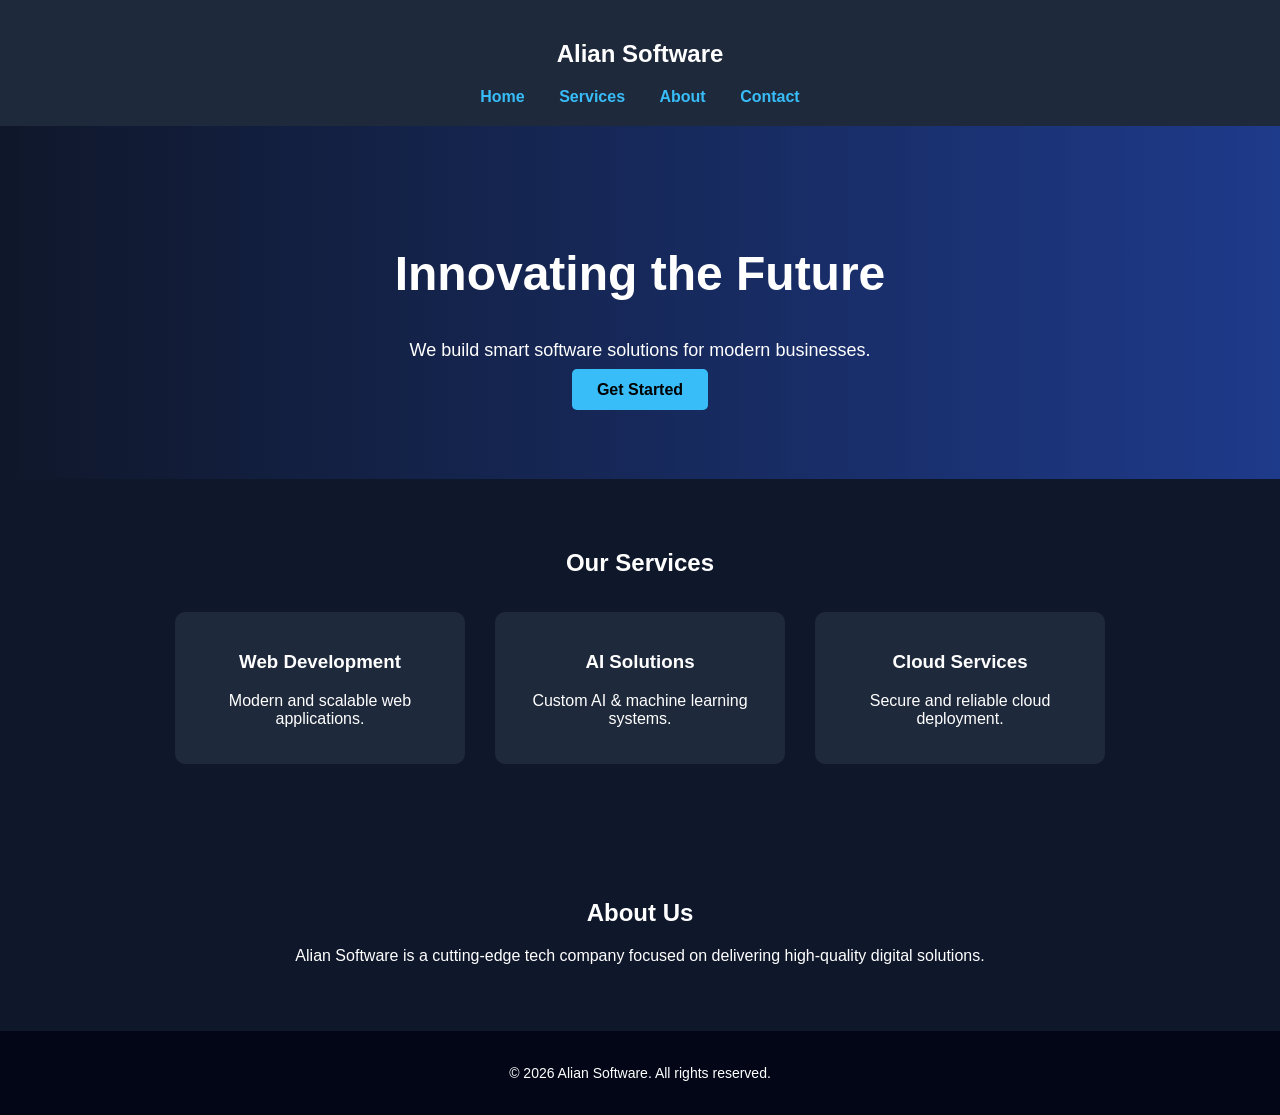
<file: alian.html>
<!DOCTYPE html>
<html lang="en">
<head>
    <meta charset="UTF-8">
    <meta name="viewport" content="width=device-width, initial-scale=1.0">
    <title>Alian Software</title>
    <style>
        body {
            margin: 0;
            font-family: Arial, sans-serif;
            background-color: #0f172a;
            color: white;
        }
        header {
            background: #1e293b;
            padding: 20px;
            text-align: center;
        }
        nav {
            margin-top: 10px;
        }
        nav a {
            color: #38bdf8;
            margin: 0 15px;
            text-decoration: none;
            font-weight: bold;
        }
        .hero {
            padding: 80px 20px;
            text-align: center;
            background: linear-gradient(to right, #0f172a, #1e3a8a);
        }
        .hero h1 {
            font-size: 48px;
        }
        .hero p {
            font-size: 18px;
            margin: 20px 0;
        }
        .btn {
            background: #38bdf8;
            padding: 12px 25px;
            color: black;
            border-radius: 5px;
            text-decoration: none;
            font-weight: bold;
        }
        .section {
            padding: 50px 20px;
            text-align: center;
        }
        .services {
            display: flex;
            justify-content: center;
            flex-wrap: wrap;
        }
        .card {
            background: #1e293b;
            margin: 15px;
            padding: 20px;
            border-radius: 10px;
            width: 250px;
        }
        footer {
            background: #020617;
            text-align: center;
            padding: 20px;
            font-size: 14px;
        }
    </style>
</head>
<body>

<header>
    <h2>Alian Software</h2>
    <nav>
        <a href="#">Home</a>
        <a href="#">Services</a>
        <a href="#">About</a>
        <a href="#">Contact</a>
    </nav>
</header>

<section class="hero">
    <h1>Innovating the Future</h1>
    <p>We build smart software solutions for modern businesses.</p>
    <a href="#" class="btn">Get Started</a>
</section>

<section class="section">
    <h2>Our Services</h2>
    <div class="services">
        <div class="card">
            <h3>Web Development</h3>
            <p>Modern and scalable web applications.</p>
        </div>
        <div class="card">
            <h3>AI Solutions</h3>
            <p>Custom AI & machine learning systems.</p>
        </div>
        <div class="card">
            <h3>Cloud Services</h3>
            <p>Secure and reliable cloud deployment.</p>
        </div>
    </div>
</section>

<section class="section">
    <h2>About Us</h2>
    <p>Alian Software is a cutting-edge tech company focused on delivering high-quality digital solutions.</p>
</section>

<footer>
    <p>© 2026 Alian Software. All rights reserved.</p>
</footer>

<script>
  window.AlianChatConfig = {
    apiBase: 'http://localhost:8000',
    siteName: 'Alian Software',
    assistantName: 'Alian Assistant',
    placeholder: 'Ask anything about Alian Software…',
    welcomeTitle: 'Hi, I\'m the Alian Assistant',
    welcomeMessage: 'Ask me about our services, technologies, pricing, or anything on the Alian Software website.',
    hints: [
      'What services do you offer?',
      'How can I get started?',
      'What technologies do you use?',
      'Tell me about your team',
    ],
  };
</script>
<script src="http://localhost:8000/widget/chatbot.js?v=2"></script>
</body>
</html>
</file>
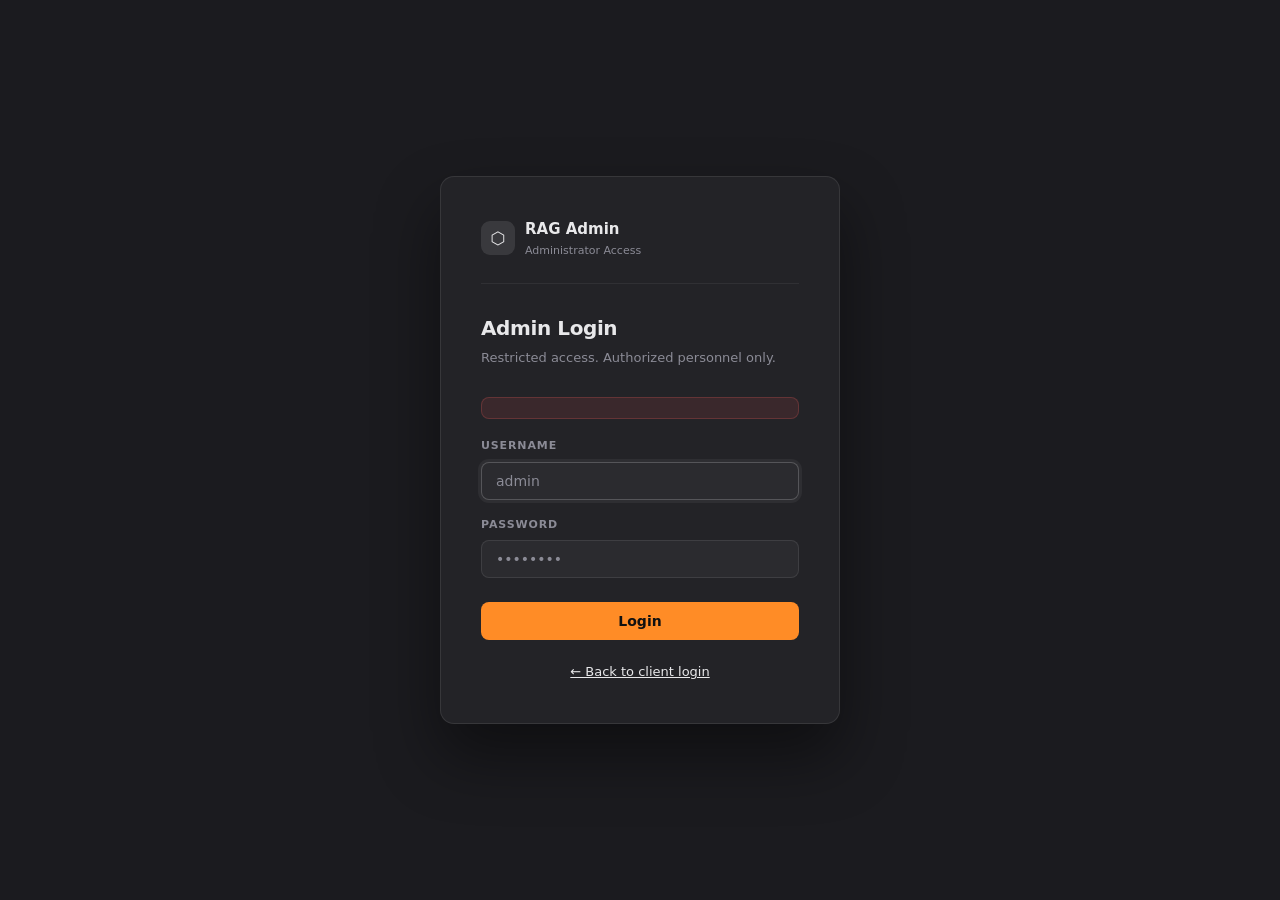
<file: templates/admin_login.html>
<!DOCTYPE html>
<html lang="en">
<head>
<meta charset="UTF-8">
<meta name="viewport" content="width=device-width, initial-scale=1.0">
<title>Admin Login — RAG</title>
<link rel="stylesheet" href="https://rsms.me/inter/inter.css">
<style>
  *, *::before, *::after { box-sizing: border-box; margin: 0; padding: 0; }
  :root {
    --bg: #1b1b1f; --surface: #232327; --border: rgba(255,255,255,0.06);
    --border2: rgba(255,255,255,0.09); --text: #e8e8ea; --muted: #8b8b96;
    --danger: #e05555; --danger-soft: rgba(224,85,85,0.12);
    --sans: 'Inter', system-ui, sans-serif; --radius: 14px; --radius-sm: 8px;
  }
  html, body { background: var(--bg); color: var(--text); font-family: var(--sans); font-size: 15px; line-height: 1.6; -webkit-font-smoothing: antialiased; }
  body { display: flex; align-items: center; justify-content: center; min-height: 100vh; padding: 24px; }
  .box { background: var(--surface); border: 1px solid var(--border2); border-radius: var(--radius); padding: 40px; width: 100%; max-width: 400px; box-shadow: 0 32px 64px rgba(0,0,0,0.45); }
  .logo-wrap { display: flex; align-items: center; gap: 10px; margin-bottom: 28px; padding-bottom: 24px; border-bottom: 1px solid var(--border); }
  .logo-icon { width: 34px; height: 34px; background: rgba(255,255,255,0.1); border-radius: 9px; display: flex; align-items: center; justify-content: center; font-size: 17px; flex-shrink: 0; }
  .logo-text { font-size: 15px; font-weight: 600; color: var(--text); }
  .logo-sub { font-size: 11px; color: var(--muted); margin-top: 1px; }
  h2 { font-size: 20px; font-weight: 700; color: var(--text); letter-spacing: -0.02em; margin-bottom: 4px; }
  p.sub { color: var(--muted); font-size: 13px; margin-bottom: 28px; }
  .form-group { margin-bottom: 16px; }
  .form-label { display: block; font-size: 11px; font-weight: 600; letter-spacing: 0.08em; text-transform: uppercase; color: var(--muted); margin-bottom: 7px; }
  .form-input { width: 100%; background: rgba(255,255,255,0.04); border: 1px solid var(--border2); border-radius: var(--radius-sm); color: var(--text); font-family: var(--sans); font-size: 14px; padding: 10px 14px; outline: none; transition: border-color 0.15s, box-shadow 0.15s; }
  .form-input::placeholder { color: var(--muted); }
  .form-input:focus { border-color: rgba(255,255,255,0.2); box-shadow: 0 0 0 3px rgba(255,255,255,0.05); }
  .btn { display: inline-flex; align-items: center; justify-content: center; width: 100%; padding: 11px 18px; border-radius: var(--radius-sm); font-family: var(--sans); font-size: 14px; font-weight: 600; cursor: pointer; border: none; margin-top: 8px; transition: opacity 0.15s; }
  .btn:hover { opacity: 0.88; }
  .btn-primary { background:#ff8c26; color: #111; }
  .alert-error { padding: 10px 14px; border-radius: var(--radius-sm); font-size: 13px; margin-bottom: 18px; background: var(--danger-soft); border: 1px solid rgba(224,85,85,0.25); color: var(--danger); }
  .links { margin-top: 22px; text-align: center; font-size: 13px; color: var(--muted); }
  .links a { color: var(--text); text-decoration: underline; font-weight: 500; }
</style>
</head>
<body>
<div class="box">
  <div class="logo-wrap">
    <div class="logo-icon">⬡</div>
    <div>
      <div  class="logo-text" style="align-self: center;">RAG Admin</div>
      <div class="logo-sub">Administrator Access</div>
    </div>
  </div>
  <h2>Admin Login</h2>
  <p class="sub">Restricted access. Authorized personnel only.</p>
  
    <div class="alert-error"></div>
  
  <form method="POST">
    <div class="form-group">
      <label class="form-label">Username</label>
      <input class="form-input" type="text" name="username" required autofocus placeholder="admin">
    </div>
    <div class="form-group">
      <label class="form-label">Password</label>
      <input class="form-input" type="password" name="password" required placeholder="••••••••">
    </div>
    <button class="btn btn-primary" type="submit">Login</button>
  </form>
  <div class="links"><a href="/client/login">← Back to client login</a></div>
</div>
</body>
</html>
</file>
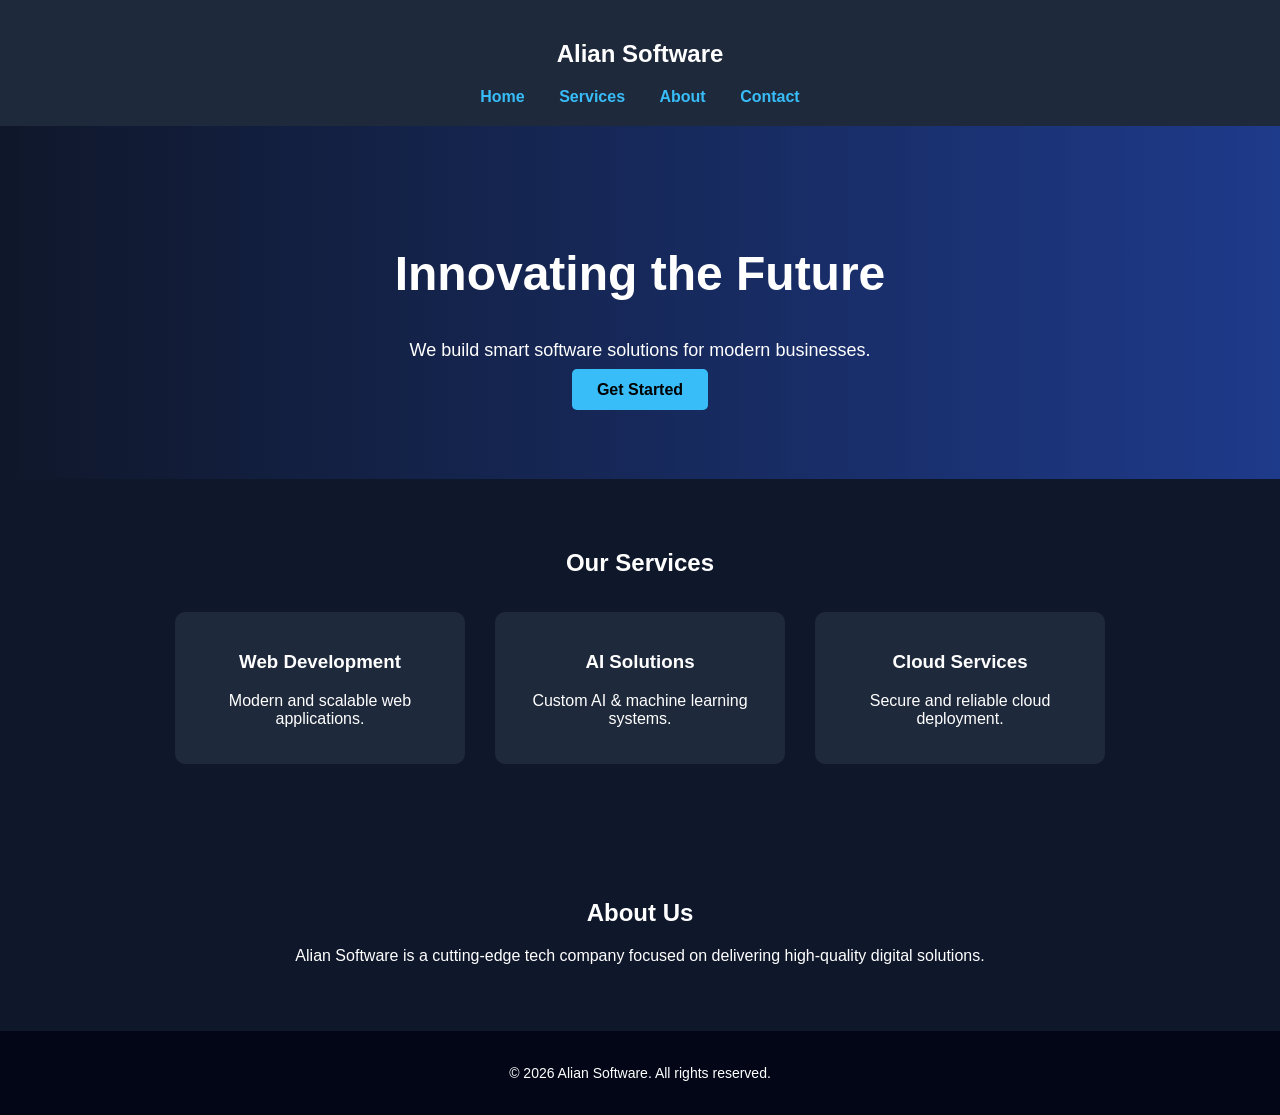
<file: templates/alian.html>
<!DOCTYPE html>
<html lang="en">
<head>
    <meta charset="UTF-8">
    <meta name="viewport" content="width=device-width, initial-scale=1.0">
    <title>Alian Software</title>
    <style>
        body {
            margin: 0;
            font-family: Arial, sans-serif;
            background-color: #0f172a;
            color: white;
        }
        header {
            background: #1e293b;
            padding: 20px;
            text-align: center;
        }
        nav {
            margin-top: 10px;
        }
        nav a {
            color: #38bdf8;
            margin: 0 15px;
            text-decoration: none;
            font-weight: bold;
        }
        .hero {
            padding: 80px 20px;
            text-align: center;
            background: linear-gradient(to right, #0f172a, #1e3a8a);
        }
        .hero h1 {
            font-size: 48px;
        }
        .hero p {
            font-size: 18px;
            margin: 20px 0;
        }
        .btn {
            background: #38bdf8;
            padding: 12px 25px;
            color: black;
            border-radius: 5px;
            text-decoration: none;
            font-weight: bold;
        }
        .section {
            padding: 50px 20px;
            text-align: center;
        }
        .services {
            display: flex;
            justify-content: center;
            flex-wrap: wrap;
        }
        .card {
            background: #1e293b;
            margin: 15px;
            padding: 20px;
            border-radius: 10px;
            width: 250px;
        }
        footer {
            background: #020617;
            text-align: center;
            padding: 20px;
            font-size: 14px;
        }
    </style>
</head>
<body>

<header>
    <h2>Alian Software</h2>
    <nav>
        <a href="#">Home</a>
        <a href="#">Services</a>
        <a href="#">About</a>
        <a href="#">Contact</a>
    </nav>
</header>

<section class="hero">
    <h1>Innovating the Future</h1>
    <p>We build smart software solutions for modern businesses.</p>
    <a href="#" class="btn">Get Started</a>
</section>

<section class="section">
    <h2>Our Services</h2>
    <div class="services">
        <div class="card">
            <h3>Web Development</h3>
            <p>Modern and scalable web applications.</p>
        </div>
        <div class="card">
            <h3>AI Solutions</h3>
            <p>Custom AI & machine learning systems.</p>
        </div>
        <div class="card">
            <h3>Cloud Services</h3>
            <p>Secure and reliable cloud deployment.</p>
        </div>
    </div>
</section>

<section class="section">
    <h2>About Us</h2>
    <p>Alian Software is a cutting-edge tech company focused on delivering high-quality digital solutions.</p>
</section>

<footer>
    <p>© 2026 Alian Software. All rights reserved.</p>
</footer>




<!-- <script
  src="http://localhost:8000/widget/chatbot.js"
  data-tenant="acme-clothing-store"
  data-api-key="ak_XkT0fW-nif4LmBptsiBpjwqm-uRbC24v">
</script>
<script>
  window.AlianChatConfig = {
    apiBase: 'http://localhost:8000',
    siteName: 'Acme clothing store',
    assistantName: 'Acme Clothing Store Assistant',
    placeholder: 'Ask anything about Acme Clothing Store…',
    welcomeTitle: 'Hi, I\'m the Acme Clothing Store Assistant',
    welcomeMessage: 'Ask me about our services, technologies, pricing, or anything on the Acme Clothing Store website.',
    hints: [
      'What services do you offer?',
      'How can I get started?',
      'What technologies do you use?',
      'Tell me about your team',
    ],
  };
</script> -->
<script>
  window.RagChatConfig = {
    apiBase:       'http://localhost:8000',
    apiKey:        'ak_JDR1ERdAVlIR6bQlOTk0vB5CnBmbJbkG',
    siteName:      'Alian AI',
    assistantName: 'Alian AI Assistant',
  };
</script>
<script src="http://localhost:8000/widget/chatbot.js"></script>
</body>
</html>
</file>
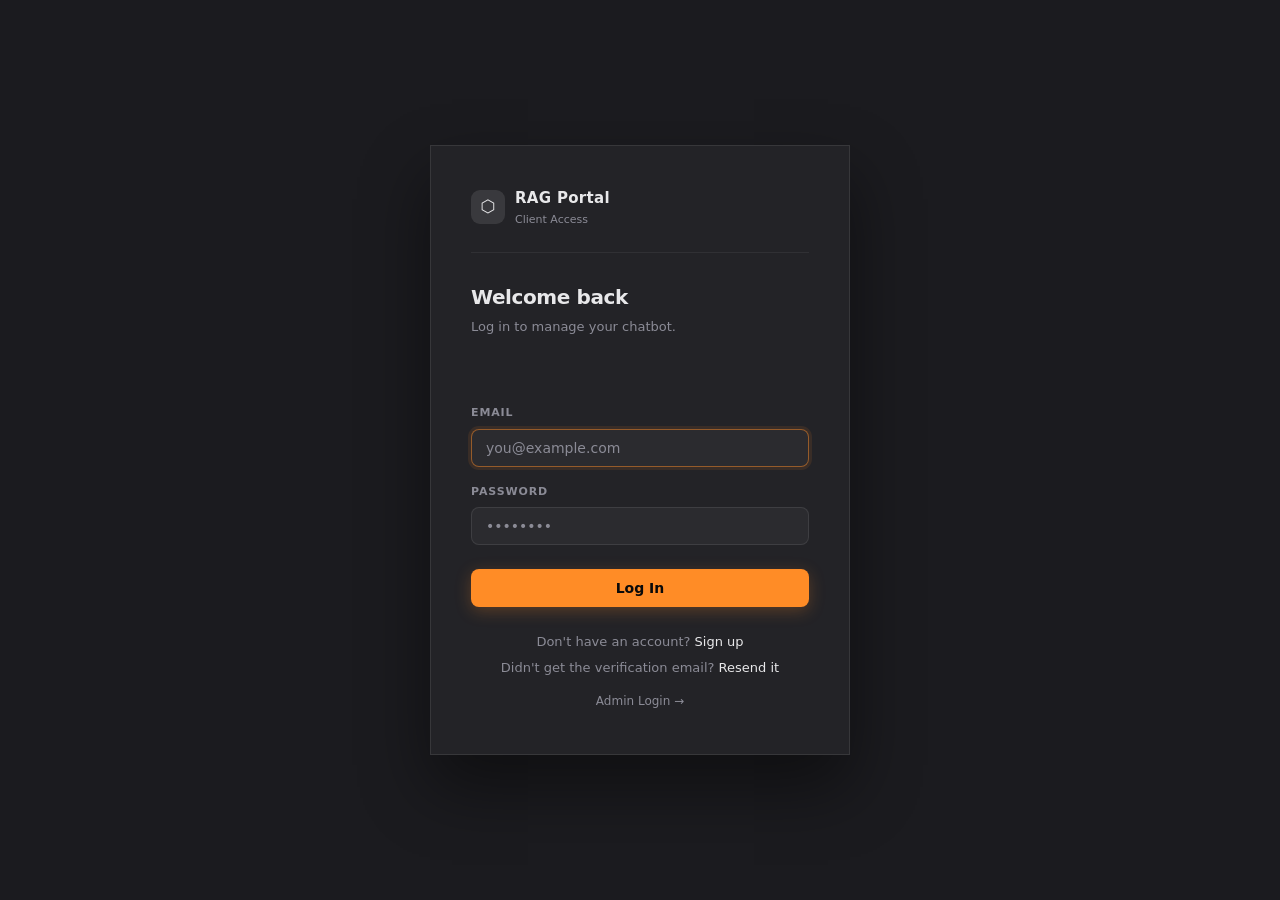
<file: templates/client_login.html>
<!DOCTYPE html>
<html lang="en">
<head>
<meta charset="UTF-8">
<meta name="viewport" content="width=device-width, initial-scale=1.0">
<title>Client Login — RAG Portal</title>
<link rel="stylesheet" href="https://rsms.me/inter/inter.css">
<style>
  *, *::before, *::after { box-sizing: border-box; margin: 0; padding: 0; }

  :root {
    --bg:          #1b1b1f;
    --surface:     #232327;
    --surface2:    #2a2a2f;
    --border:      rgba(255,255,255,0.06);
    --border2:     rgba(255,255,255,0.09);
    --text:        #e8e8ea;
    --muted:       #8b8b96;
    --accent:      #e8e8ea;
    --accent-soft: rgba(255,255,255,0.07);
    --accent-glow: rgba(255,255,255,0.1);
    --danger:       #e05555;
    --danger-soft:  rgba(224,85,85,0.12);
    --success:      #3ecf8e;
    --success-soft: rgba(62,207,142,0.12);
    --sans:         'Inter', system-ui, sans-serif;
    /* --radius:       14px; */
    --radius-sm:    8px;
  }

  html, body {
    height: 100%;
    background: var(--bg);
    color: var(--text);
    font-family: var(--sans);
    font-size: 15px;
    line-height: 1.6;
    -webkit-font-smoothing: antialiased;
  }

  body {
    display: flex;
    align-items: center;
    justify-content: center;
    min-height: 100vh;
    padding: 24px;
  }

  .box {
    position: relative;
    z-index: 1;
    background: var(--surface);
    border: 1px solid var(--border2);
    border-radius: var(--radius);
    padding: 40px;
    width: 100%;
    max-width: 420px;
    box-shadow: 0 32px 64px rgba(0,0,0,0.45);
  }

  .logo-wrap {
    display: flex;
    align-items: center;
    gap: 10px;
    margin-bottom: 28px;
    padding-bottom: 24px;
    border-bottom: 1px solid var(--border);
  }
  .logo-icon {
    width: 34px; height: 34px;
    background: rgba(255,255,255,0.1);
    border-radius: 9px;
    display: flex; align-items: center; justify-content: center;
    font-size: 17px; flex-shrink: 0;
  }
  .logo-text {
    font-size: 15px;
    font-weight: 600;
    color: var(--text);
    letter-spacing: 0.02em;
  }
  .logo-sub {
    font-size: 11px;
    color: var(--muted);
    margin-top: 1px;
  }

  h2 {
    font-size: 20px;
    font-weight: 700;
    color: var(--text);
    letter-spacing: -0.02em;
    margin-bottom: 4px;
  }
  p.sub {
    color: var(--muted);
    font-size: 13px;
    margin-bottom: 28px;
  }

  .form-group { margin-bottom: 16px; }
  .form-label {
    display: block;
    font-size: 11px;
    font-weight: 600;
    letter-spacing: 0.08em;
    text-transform: uppercase;
    color: var(--muted);
    margin-bottom: 7px;
  }
  .form-input {
    width: 100%;
    background: rgba(255,255,255,0.04);
    border: 1px solid var(--border2);
    border-radius: var(--radius-sm);
    color: var(--text);
    font-family: var(--sans);
    font-size: 14px;
    padding: 10px 14px;
    outline: none;
    transition: border-color 0.15s, box-shadow 0.15s;
  }
  .form-input::placeholder { color: var(--muted); }
  .form-input:focus {
    border-color: rgba(255,140,38,0.5);
    box-shadow: 0 0 0 3px rgba(255,140,38,0.1);
  }

  .btn {
    display: inline-flex;
    align-items: center;
    justify-content: center;
    gap: 7px;
    width: 100%;
    padding: 11px 18px;
    border-radius: var(--radius-sm);
    font-family: var(--sans);
    font-size: 14px;
    font-weight: 600;
    cursor: pointer;
    border: none;
    margin-top: 8px;
    transition: opacity 0.15s, transform 0.12s, box-shadow 0.15s;
  }
  .btn:hover { opacity: 0.88; transform: translateY(-1px); }
  .btn:active { transform: scale(0.97); }
  .btn-primary {
    background:#ff8c26;
    color: #0a0a0a;
    box-shadow: 0 4px 16px rgba(255,140,38,0.25);
  }

  .links {
    margin-top: 22px;
    text-align: center;
    font-size: 13px;
    color: var(--muted);
    line-height: 2;
  }
  .links a {
    color: var(--accent);
    text-decoration: none;
    font-weight: 500;
  }
  .links a:hover { text-decoration: underline; }

  .alert {
    padding: 10px 14px;
    border-radius: var(--radius-sm);
    font-size: 13px;
    margin-bottom: 18px;
    font-weight: 500;
  }
  .alert-error {
    background: var(--danger-soft);
    border: 1px solid rgba(224,85,85,0.25);
    color: var(--danger);
  }
  .alert-success {
    background: var(--success-soft);
    border: 1px solid rgba(62,207,142,0.25);
    color: var(--success);
  }
  .alert-warning {
    background: rgba(245,158,11,0.1);
    border: 1px solid rgba(245,158,11,0.25);
    color: #f59e0b;
  }
  .alert-info {
    background: var(--accent-soft);
    border: 1px solid rgba(255,140,38,0.25);
    color: var(--accent);
  }
</style>
</head>
<body>
<div class="box">
  <div class="logo-wrap">
    <div class="logo-icon">⬡</div>
    <div>
      <div class="logo-text">RAG Portal</div>
      <div class="logo-sub">Client Access</div>
    </div>
  </div>

  <h2>Welcome back</h2>
  <p class="sub">Log in to manage your chatbot.</p>

  
      <div class="alert alert-{{ cat }}"></div>
   

  <form method="POST">
    <div class="form-group">
      <label class="form-label">Email</label>
      <input class="form-input" type="email" name="email"  required autofocus placeholder="you@example.com">
    </div>
    <div class="form-group">
      <label class="form-label">Password</label>
      <input class="form-input" type="password" name="password" required placeholder="••••••••">
    </div>
    <button class="btn btn-primary" type="submit">Log In</button>
  </form>

  <div class="links">
    Don't have an account? <a href="/client/register">Sign up</a><br>
    Didn't get the verification email? <a href="/client/resend-verify">Resend it</a><br>
    <a href="/admin/login" style="color:var(--muted);font-size:12px;margin-top:8px;display:inline-block;">Admin Login →</a>
  </div>
</div>
</body>
</html>
</file>
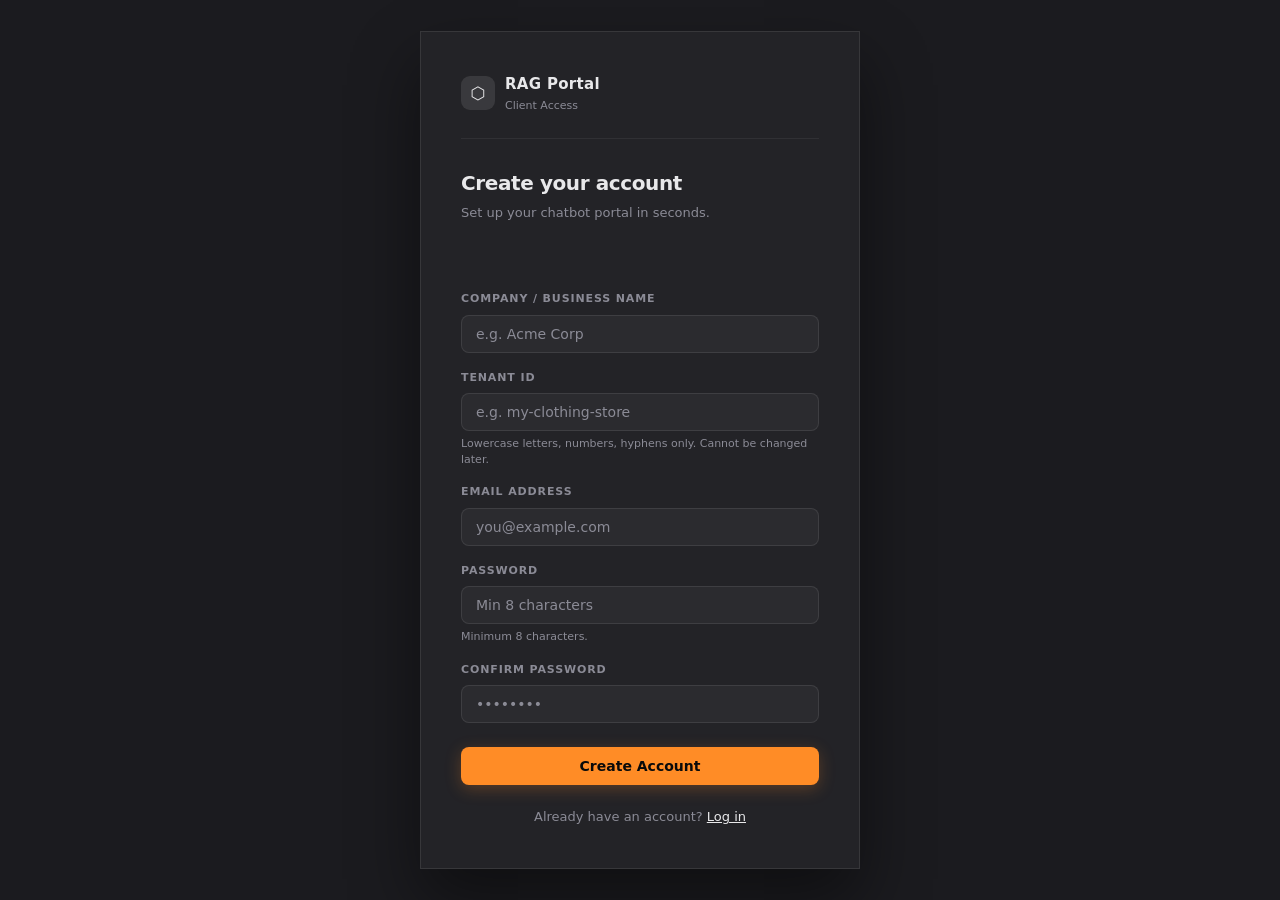
<file: templates/client_register.html>
<!DOCTYPE html>
<html lang="en">
<head>
<meta charset="UTF-8">
<meta name="viewport" content="width=device-width, initial-scale=1.0">
<title>Create Account — RAG Portal</title>
<link rel="stylesheet" href="https://rsms.me/inter/inter.css">
<style>
  *, *::before, *::after { box-sizing: border-box; margin: 0; padding: 0; }

  :root {
    --bg:          #1b1b1f;
    --surface:     #232327;
    --surface2:    #2a2a2f;
    --border:      rgba(255,255,255,0.06);
    --border2:     rgba(255,255,255,0.09);
    --text:        #e8e8ea;
    --muted:       #8b8b96;
    --accent:      #e8e8ea;
    --accent-soft: rgba(255,255,255,0.07);
    --accent-glow: rgba(255,255,255,0.1);
    --danger:       #e05555;
    --danger-soft:  rgba(224,85,85,0.12);
    --success:      #3ecf8e;
    --success-soft: rgba(62,207,142,0.12);
    --sans:         'Inter', system-ui, sans-serif;
    /* --radius:       14px; */
    --radius-sm:    8px;
  }

  html, body {
    background: var(--bg);
    color: var(--text);
    font-family: var(--sans);
    font-size: 15px;
    line-height: 1.6;
    -webkit-font-smoothing: antialiased;
  }

  body {
    display: flex;
    align-items: center;
    justify-content: center;
    min-height: 100vh;
    padding: 24px;
  }

  .box {
    position: relative;
    z-index: 1;
    background: var(--surface);
    border: 1px solid var(--border2);
    border-radius: var(--radius);
    padding: 40px;
    width: 100%;
    max-width: 440px;
    box-shadow: 0 32px 64px rgba(0,0,0,0.45);
  }

  .logo-wrap {
    display: flex;
    align-items: center;
    gap: 10px;
    margin-bottom: 28px;
    padding-bottom: 24px;
    border-bottom: 1px solid var(--border);
  }
  
  .logo-icon { width: 34px; height: 34px; background: rgba(255,255,255,0.1); border-radius: 9px; display: flex; align-items: center; justify-content: center; font-size: 17px; flex-shrink: 0; }

  .logo-text {
    font-size: 15px;
    font-weight: 600;
    color: var(--text);
    letter-spacing: 0.02em;
  }
  .logo-sub {
    font-size: 11px;
    color: var(--muted);
    margin-top: 1px;
  }

  h2 {
    font-size: 20px;
    font-weight: 700;
    color: var(--text);
    letter-spacing: -0.02em;
    margin-bottom: 4px;
  }
  p.sub {
    color: var(--muted);
    font-size: 13px;
    margin-bottom: 28px;
  }

  .form-group { margin-bottom: 16px; }
  .form-label {
    display: block;
    font-size: 11px;
    font-weight: 600;
    letter-spacing: 0.08em;
    text-transform: uppercase;
    color: var(--muted);
    margin-bottom: 7px;
  }
  .form-input {
    width: 100%;
    background: rgba(255,255,255,0.04);
    border: 1px solid var(--border2);
    border-radius: var(--radius-sm);
    color: var(--text);
    font-family: var(--sans);
    font-size: 14px;
    padding: 10px 14px;
    outline: none;
    transition: border-color 0.15s, box-shadow 0.15s;
  }
  .form-input::placeholder { color: var(--muted); }
  .form-input:focus {
    border-color: rgba(255,140,38,0.5);
    box-shadow: 0 0 0 3px rgba(255,140,38,0.1);
  }

  .hint {
    font-size: 11px;
    color: var(--muted);
    margin-top: 5px;
    line-height: 1.4;
  }

  .btn {
    display: inline-flex;
    align-items: center;
    justify-content: center;
    gap: 7px;
    width: 100%;
    padding: 11px 18px;
    border-radius: var(--radius-sm);
    font-family: var(--sans);
    font-size: 14px;
    font-weight: 600;
    cursor: pointer;
    border: none;
    margin-top: 8px;
    transition: opacity 0.15s, transform 0.12s, box-shadow 0.15s;
  }
  .btn:hover { opacity: 0.88; transform: translateY(-1px); }
  .btn:active { transform: scale(0.97); }
  .btn-primary {
    background:#ff8c26;
    color: #0a0a0a;
    box-shadow: 0 4px 16px rgba(255,140,38,0.25);
  }

  .links {
    margin-top: 22px;
    text-align: center;
    font-size: 13px;
    color: var(--muted);
  }
  .links a { color: var(--text); text-decoration: underline; font-weight: 500; }
  .links a:hover { text-decoration: underline; }

  .alert {
    padding: 10px 14px;
    border-radius: var(--radius-sm);
    font-size: 13px;
    margin-bottom: 18px;
    font-weight: 500;
  }
  .alert-error {
    background: var(--danger-soft);
    border: 1px solid rgba(224,85,85,0.25);
    color: var(--danger);
  }
  .alert-success {
    background: var(--success-soft);
    border: 1px solid rgba(62,207,142,0.25);
    color: var(--success);
  }
  .alert-warning {
    background: rgba(245,158,11,0.1);
    border: 1px solid rgba(245,158,11,0.25);
    color: #f59e0b;
  }
</style>
</head>
<body>
<div class="box">
  <div class="logo-wrap">
    <div class="logo-icon">⬡</div>
    <div>
      <div class="logo-text">RAG Portal</div>
      <div class="logo-sub">Client Access</div>
    </div>
  </div>

  <h2>Create your account</h2>
  <p class="sub">Set up your chatbot portal in seconds.</p>

  
      <div class="alert alert-{{ cat }}"></div>
    

  <form method="POST">
    <div class="form-group">
      <label class="form-label">Company / Business Name</label>
      <input class="form-input" type="text" name="company_name"  required placeholder="e.g. Acme Corp">
    </div>
    <div class="form-group">
      <label class="form-label">Tenant ID</label>
      <input class="form-input" type="text" name="tenant_id"  placeholder="e.g. my-clothing-store" required pattern="[a-z0-9\-]+" title="Lowercase letters, numbers, hyphens only">
      <div class="hint">Lowercase letters, numbers, hyphens only. Cannot be changed later.</div>
    </div>
    <div class="form-group">
      <label class="form-label">Email Address</label>
      <input class="form-input" type="email" name="email"  required placeholder="you@example.com">
    </div>
    <div class="form-group">
      <label class="form-label">Password</label>
      <input class="form-input" type="password" name="password" minlength="8" required placeholder="Min 8 characters">
      <div class="hint">Minimum 8 characters.</div>
    </div>
    <div class="form-group">
      <label class="form-label">Confirm Password</label>
      <input class="form-input" type="password" name="confirm_password" required placeholder="••••••••">
    </div>
    <button class="btn btn-primary" type="submit">Create Account</button>
  </form>

  <div class="links">
    Already have an account? <a href="/client/login">Log in</a>
  </div>
</div>
</body>
</html>
</file>
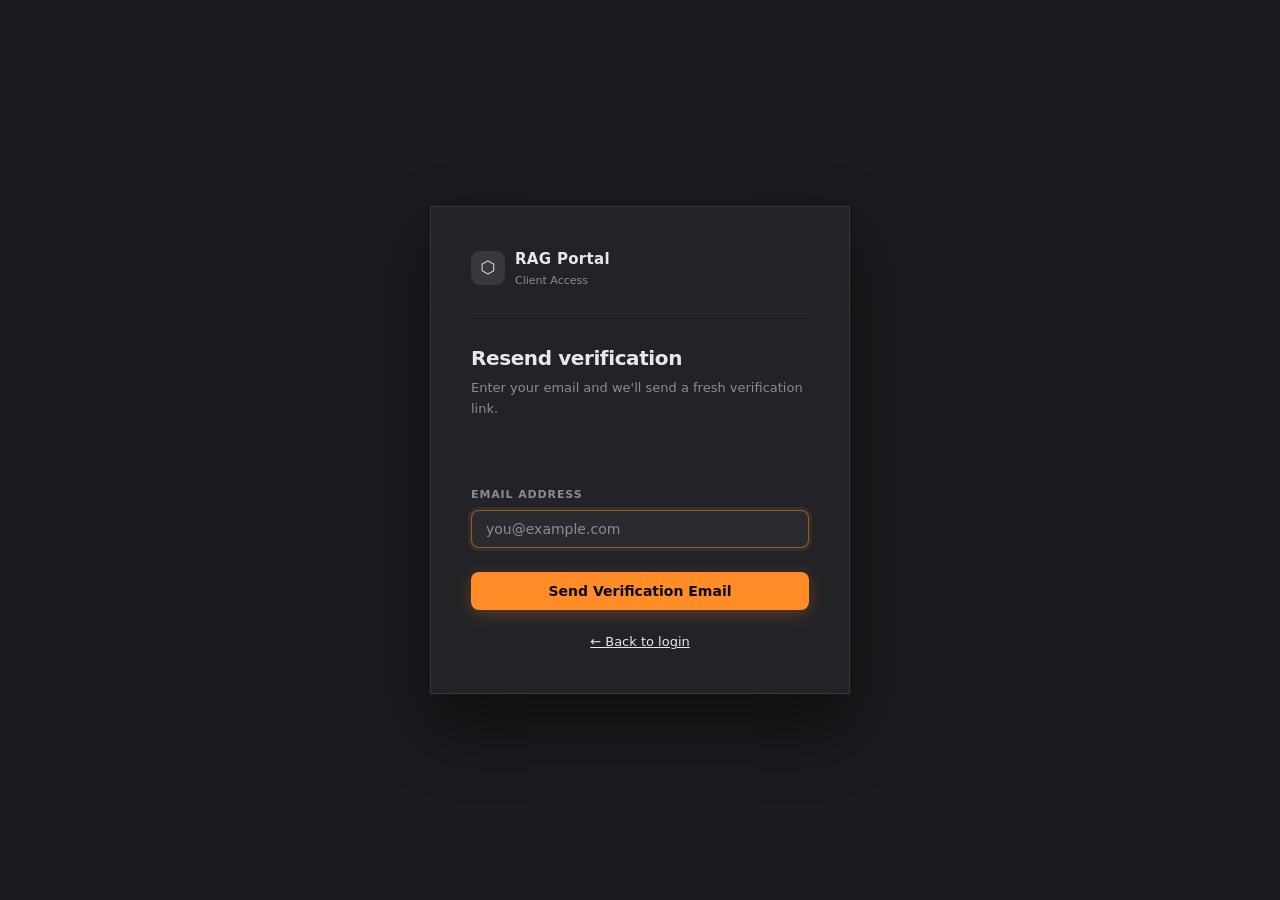
<file: templates/client_resend_verify.html>
<!DOCTYPE html>
<html lang="en">
<head>
<meta charset="UTF-8">
<meta name="viewport" content="width=device-width, initial-scale=1.0">
<title>Resend Verification — RAG Portal</title>
<link rel="stylesheet" href="https://rsms.me/inter/inter.css">
<style>
  *, *::before, *::after { box-sizing: border-box; margin: 0; padding: 0; }

  :root {
    --bg:          #1b1b1f;
    --surface:     #232327;
    --border:      rgba(255,255,255,0.06);
    --border2:     rgba(255,255,255,0.09);
    --text:        #e8e8ea;
    --muted:       #8b8b96;
    --accent:      #e8e8ea;
    --accent-soft: rgba(255,255,255,0.07);
    --danger:       #e05555;
    --danger-soft:  rgba(224,85,85,0.12);
    --success:      #3ecf8e;
    --success-soft: rgba(62,207,142,0.12);
    --sans:         'Inter', system-ui, sans-serif;
    /* --radius:       14px; */
    --radius-sm:    8px;
  }

  html, body {
    background: var(--bg);
    color: var(--text);
    font-family: var(--sans);
    font-size: 15px;
    line-height: 1.6;
    -webkit-font-smoothing: antialiased;
  }

  body {
    display: flex;
    align-items: center;
    justify-content: center;
    min-height: 100vh;
    padding: 24px;
  }

  .box {
    position: relative;
    z-index: 1;
    background: var(--surface);
    border: 1px solid var(--border2);
    border-radius: var(--radius);
    padding: 40px;
    width: 100%;
    max-width: 420px;
    box-shadow: 0 32px 64px rgba(0,0,0,0.45);
  }

  .logo-wrap {
    display: flex;
    align-items: center;
    gap: 10px;
    margin-bottom: 28px;
    padding-bottom: 24px;
    border-bottom: 1px solid var(--border);
  }
    .logo-icon { width: 34px; height: 34px; background: rgba(255,255,255,0.1); border-radius: 9px; display: flex; align-items: center; justify-content: center; font-size: 17px; flex-shrink: 0; }
  .logo-text {
    font-size: 15px;
    font-weight: 600;
    color: var(--text);
    letter-spacing: 0.02em;
  }
  .logo-sub {
    font-size: 11px;
    color: var(--muted);
    margin-top: 1px;
  }

  h2 {
    font-size: 20px;
    font-weight: 700;
    color: var(--text);
    letter-spacing: -0.02em;
    margin-bottom: 4px;
  }
  p.sub {
    color: var(--muted);
    font-size: 13px;
    margin-bottom: 28px;
  }

  .form-group { margin-bottom: 16px; }
  .form-label {
    display: block;
    font-size: 11px;
    font-weight: 600;
    letter-spacing: 0.08em;
    text-transform: uppercase;
    color: var(--muted);
    margin-bottom: 7px;
  }
  .form-input {
    width: 100%;
    background: rgba(255,255,255,0.04);
    border: 1px solid var(--border2);
    border-radius: var(--radius-sm);
    color: var(--text);
    font-family: var(--sans);
    font-size: 14px;
    padding: 10px 14px;
    outline: none;
    transition: border-color 0.15s, box-shadow 0.15s;
  }
  .form-input::placeholder { color: var(--muted); }
  .form-input:focus {
    border-color: rgba(255,140,38,0.5);
    box-shadow: 0 0 0 3px rgba(255,140,38,0.1);
  }

  .btn {
    display: inline-flex;
    align-items: center;
    justify-content: center;
    gap: 7px;
    width: 100%;
    padding: 11px 18px;
    border-radius: var(--radius-sm);
    font-family: var(--sans);
    font-size: 14px;
    font-weight: 600;
    cursor: pointer;
    border: none;
    margin-top: 8px;
    transition: opacity 0.15s, transform 0.12s, box-shadow 0.15s;
  }
  .btn:hover { opacity: 0.88; transform: translateY(-1px); }
  .btn:active { transform: scale(0.97); }
  .btn-primary {
    background: #ff8c26;
    color: #0a0a0a;
    box-shadow: 0 4px 16px rgba(255,140,38,0.25);
  }

  .links {
    margin-top: 22px;
    text-align: center;
    font-size: 13px;
    color: var(--muted);
  }
    .links a { color: var(--text); text-decoration: underline; font-weight: 500; }
  .links a:hover { text-decoration: underline; }

  .alert {
    padding: 10px 14px;
    border-radius: var(--radius-sm);
    font-size: 13px;
    margin-bottom: 18px;
    font-weight: 500;
  }
  .alert-error {
    background: var(--danger-soft);
    border: 1px solid rgba(224,85,85,0.25);
    color: var(--danger);
  }
  .alert-success {
    background: var(--success-soft);
    border: 1px solid rgba(62,207,142,0.25);
    color: var(--success);
  }
</style>
</head>
<body>
<div class="box">
  <div class="logo-wrap">
    <div class="logo-icon">⬡</div>
    <div>
      <div class="logo-text">RAG Portal</div>
      <div class="logo-sub">Client Access</div>
    </div>
  </div>

  <h2>Resend verification</h2>
  <p class="sub">Enter your email and we'll send a fresh verification link.</p>

  
      <div class="alert alert-{{ 'success' if cat == 'success' else 'error' }}"></div>
    

  <form method="POST">
    <div class="form-group">
      <label class="form-label">Email Address</label>
      <input class="form-input" type="email" name="email" required autofocus placeholder="you@example.com">
    </div>
    <button class="btn btn-primary" type="submit">Send Verification Email</button>
  </form>

  <div class="links"><a href="/client/login">← Back to login</a></div>
</div>
</body>
</html>
</file>
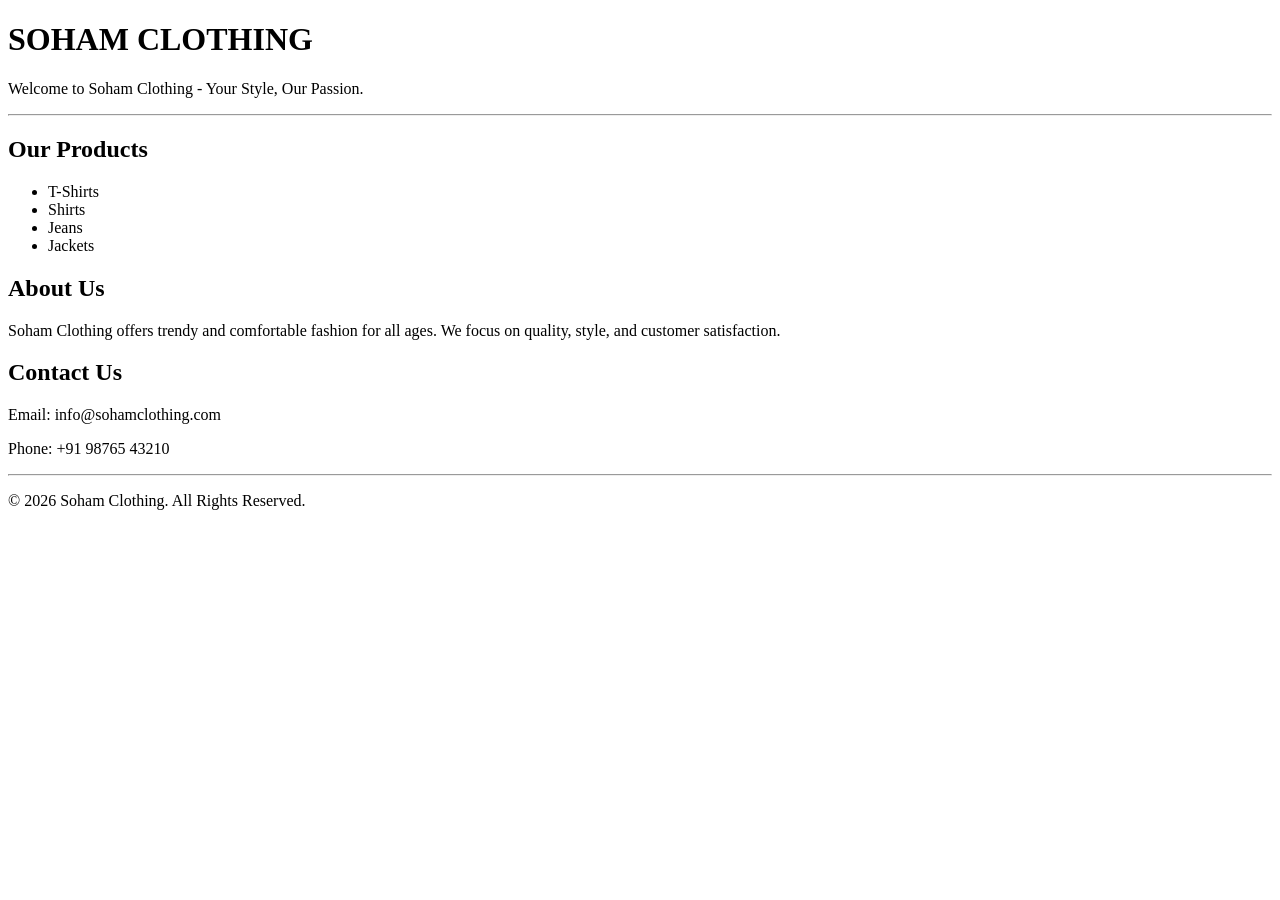
<file: templates/soham_clothing.html>
<!DOCTYPE html>
<html>
<head>
    <title>Soham Clothing</title>
</head>
<body>

    <h1>SOHAM CLOTHING</h1>
    <p>Welcome to Soham Clothing - Your Style, Our Passion.</p>

    <hr>

    <h2>Our Products</h2>
    <ul>
        <li>T-Shirts</li>
        <li>Shirts</li>
        <li>Jeans</li>
        <li>Jackets</li>
    </ul>

    <h2>About Us</h2>
    <p>
        Soham Clothing offers trendy and comfortable fashion for all ages.
        We focus on quality, style, and customer satisfaction.
    </p>

    <h2>Contact Us</h2>
    <p>Email: info@sohamclothing.com</p>
    <p>Phone: +91 98765 43210</p>

    <hr>

    <p>&copy; 2026 Soham Clothing. All Rights Reserved.</p>
<script>
  window.RagChatConfig = {
    apiBase:       'http://localhost:8000',
    apiKey:        'ak_snG20mVBTPSENsTT5xnbJ4VurJg9D7Kz',
    siteName:      'SOHAM CLOTHING',
    assistantName: 'SOHAM CLOTHING Assistant',
  };
</script>
<script src="http://localhost:8000/widget/chatbot.js"></script>
</body>
</html>
</file>
